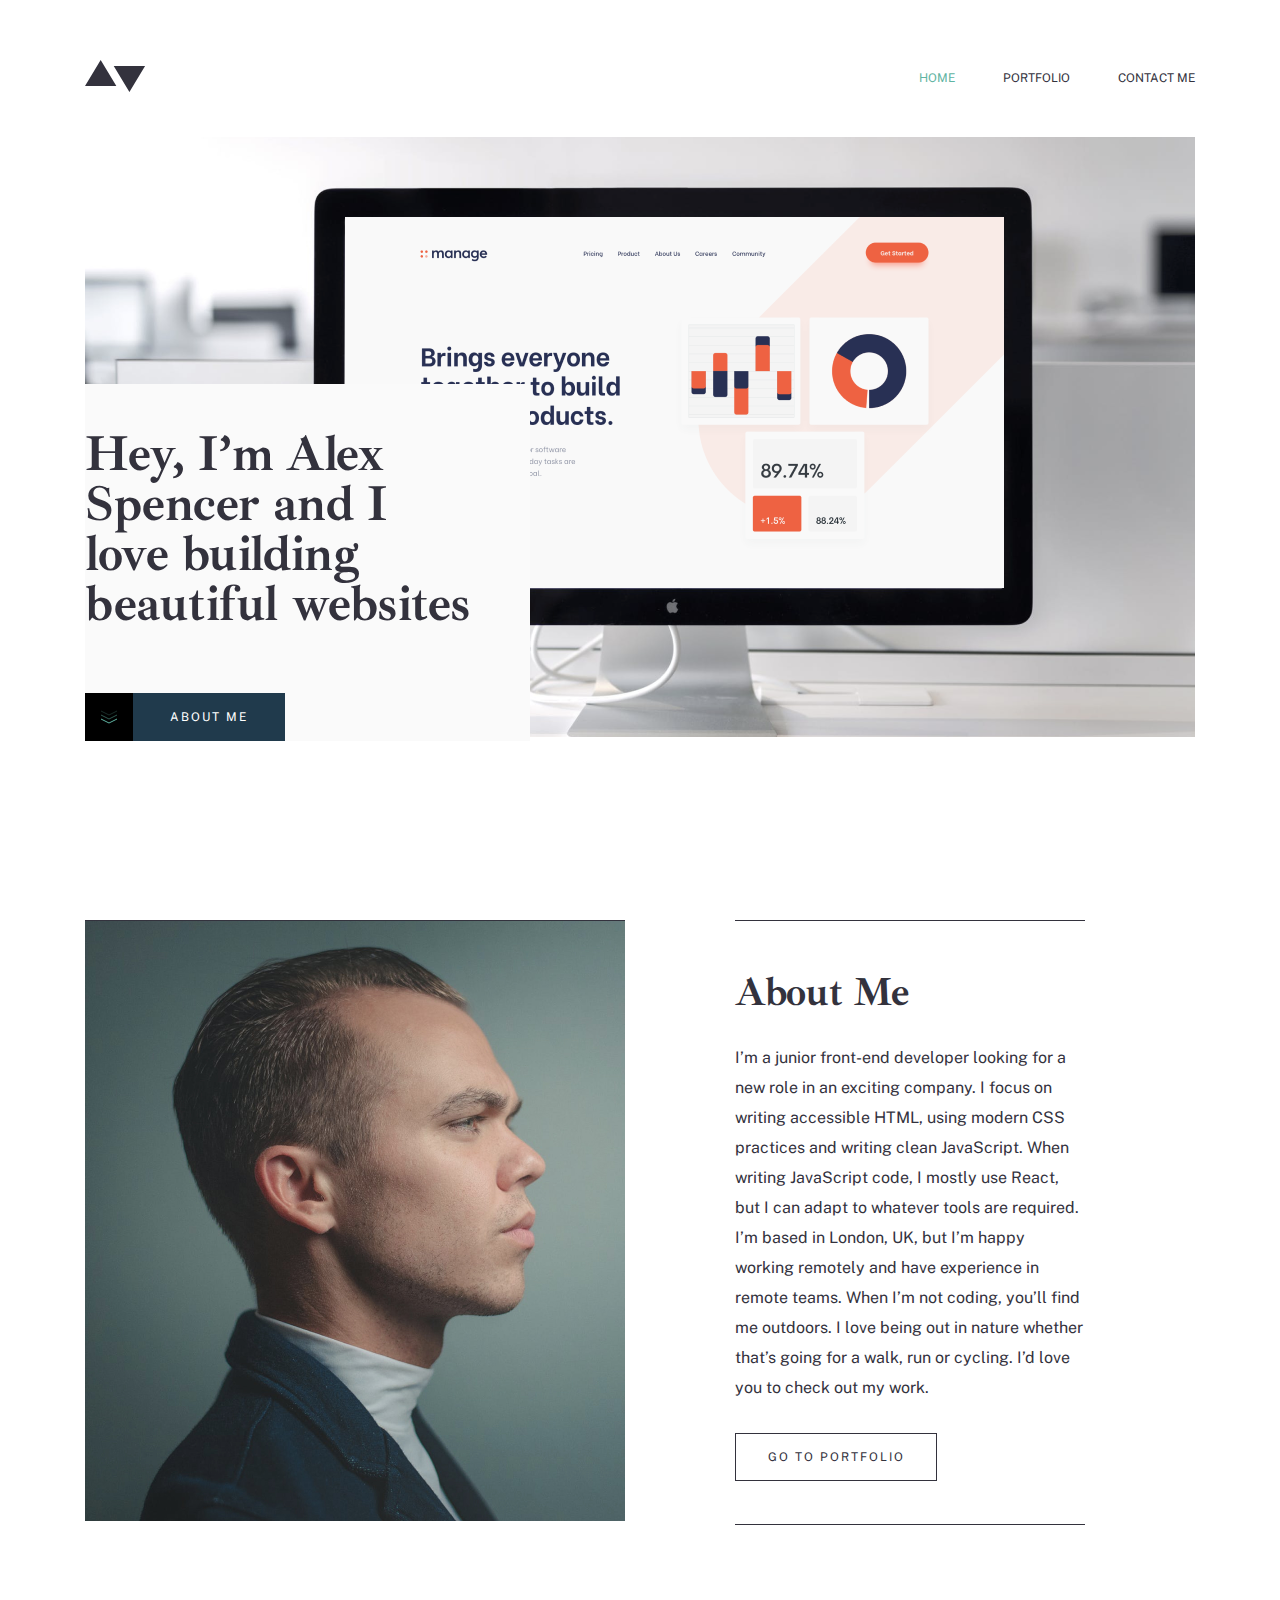
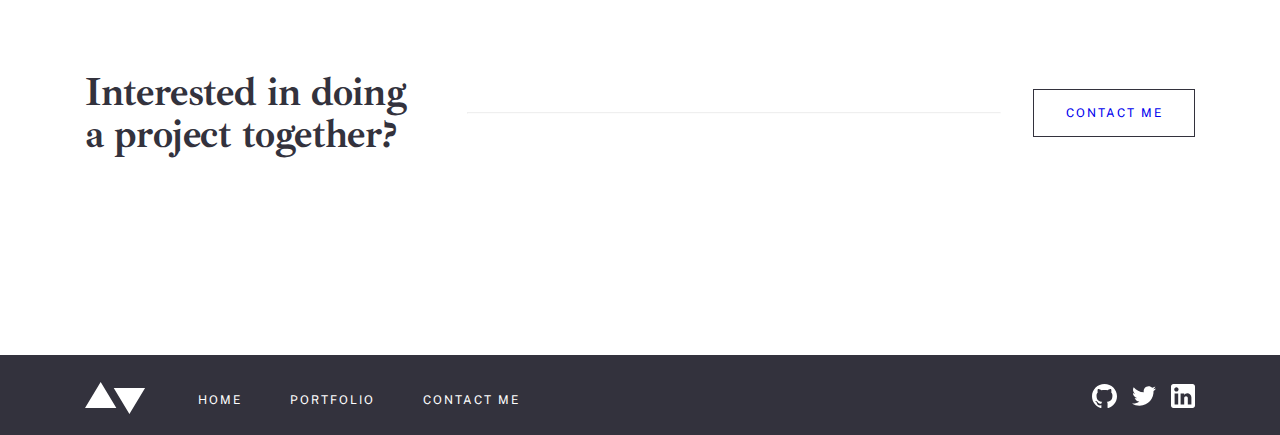
<file: minimalist/index.html>
<!DOCTYPE html>
<html lang="en">

<head>
    <meta charset="UTF-8" />
    <meta content="width=device-width, initial-scale=1.0" name="viewport" />
    <title>Minimalist Portfolio</title>
    <link href="https://fonts.googleapis.com" rel="preconnect" />
    <link crossorigin href="https://fonts.gstatic.com" rel="preconnect" />
    <link href="https://fonts.googleapis.com/css2?family=Ibarra+Real+Nova:ital,wght@0,400..700;1,400..700&display=swap"
        rel="stylesheet" />

    <link href="https://fonts.googleapis.com" rel="preconnect" />
    <link crossorigin href="https://fonts.gstatic.com" rel="preconnect" />
    <link href="https://fonts.googleapis.com/css2?family=Public+Sans:ital,wght@0,100..900;1,100..900&display=swap"
        rel="stylesheet" />
    <link href="./styles/style.css" rel="stylesheet" />
</head>

<body>
    <header>
        <div class="container">
            <nav class="nav">
                <div class="logo">
                    <a href="#">
                        <img alt="Triangle" src="./assets/icons/navLogo.svg" />
                    </a>
                </div>

                <ul class="list">
                    <li class="list-item-active">
                        <a href="./index.html">HOME</a>
                    </li>
                    <li class="list-item">
                        <a href="./portfolio.html">PORTFOLIO</a>
                    </li>
                    <li class="list-item">
                        <a href="#">CONTACT ME</a>
                    </li>
                </ul>
            </nav>
        </div>
    </header>

    <main>
        <section class="first-section">
            <div class="container">
                <div class="first-section-wrapper">
                    <div class="first-section-wrapper-f-image">
                        <img alt src="./assets/images/Bitmap.png" />
                    </div>
                    <div class="first-section-wrapper-s-image">
                        <img alt src="./assets/images/Porto 1.png" />
                    </div>

                    <div class="first-section-wrapper-text">
                        Hey, I’m Alex Spencer and I love building beautiful websites
                    </div>

                    <div class="first-section-wrapper--text-separate-div">
                        <div class="first-section-wrapper--text-separate-div-first">
                            <img alt="Group" src="./assets/images/Group 3.svg" />
                        </div>

                        <div class="first-section-wrapper--text-separate-div-second">
                            <a href="#">ABOUT ME</a>
                        </div>
                    </div>
                </div>
            </div>
        </section>

        <section class="second-section">
            <div class="container">
                <div class="second-section-cards">
                    <div class="second-section-card-left">
                        <img alt="Group5" src="./assets/images/Group 5.jpg" />
                    </div>
                    <div class="second-section-card-right">
                        <div class="card-body">
                            <div class="card-title">About Me</div>
                            <div class="card-text">
                                I’m a junior front-end developer looking for a new role in an
                                exciting company. I focus on writing accessible HTML, using
                                modern CSS practices and writing clean JavaScript. When
                                writing JavaScript code, I mostly use React, but I can adapt
                                to whatever tools are required. I’m based in London, UK, but
                                I’m happy working remotely and have experience in remote
                                teams. When I’m not coding, you’ll find me outdoors. I love
                                being out in nature whether that’s going for a walk, run or
                                cycling. I’d love you to check out my work.
                            </div>
                            <div class="portfolio"><a href="#">GO TO PORTFOLIO</a></div>
                        </div>
                    </div>
                </div>
            </div>
        </section>

        <section class="third-section">
            <div class="container">
                <div class="contact-me-page">
                    <div class="contact-me-page-text">
                        Interested in doing a project together?
                    </div>

                    <hr>

                    <div class="contact-me-page-button">
                        <a href="#"> CONTACT ME</a>
                    </div>
                </div>
            </div>
        </section>
    </main>

    <footer>
        <div class="container">
            <div class="footer-wrapper">
                <div class="logo">
                    <a href="#">
                        <img alt="Triangle" src="./assets/icons/Combined Shape.svg" />
                    </a>
                </div>

                <ul class="footer-list">
                    <li class="footer-list-item">
                        <a href="#">HOME</a>
                    </li>
                    <li class="footer-list-item">
                        <a href="#">PORTFOLIO</a>
                    </li>
                    <li class="footer-list-item">
                        <a href="#">CONTACT ME</a>
                    </li>
                </ul>


                <div class="footer-icons">
                    <a href="#"><img src="./assets/icons/Path.svg" alt="github"></a>
                    <a href="#"><img src="./assets/icons/Path twitter.svg" alt="twitter"></a>
                    <a href="#"><img src="./assets/icons/LinkedIn.svg" alt="LinkedIn"></a>
                </div>
            </div>
        </div>
    </footer>
</body>

</html>
</file>
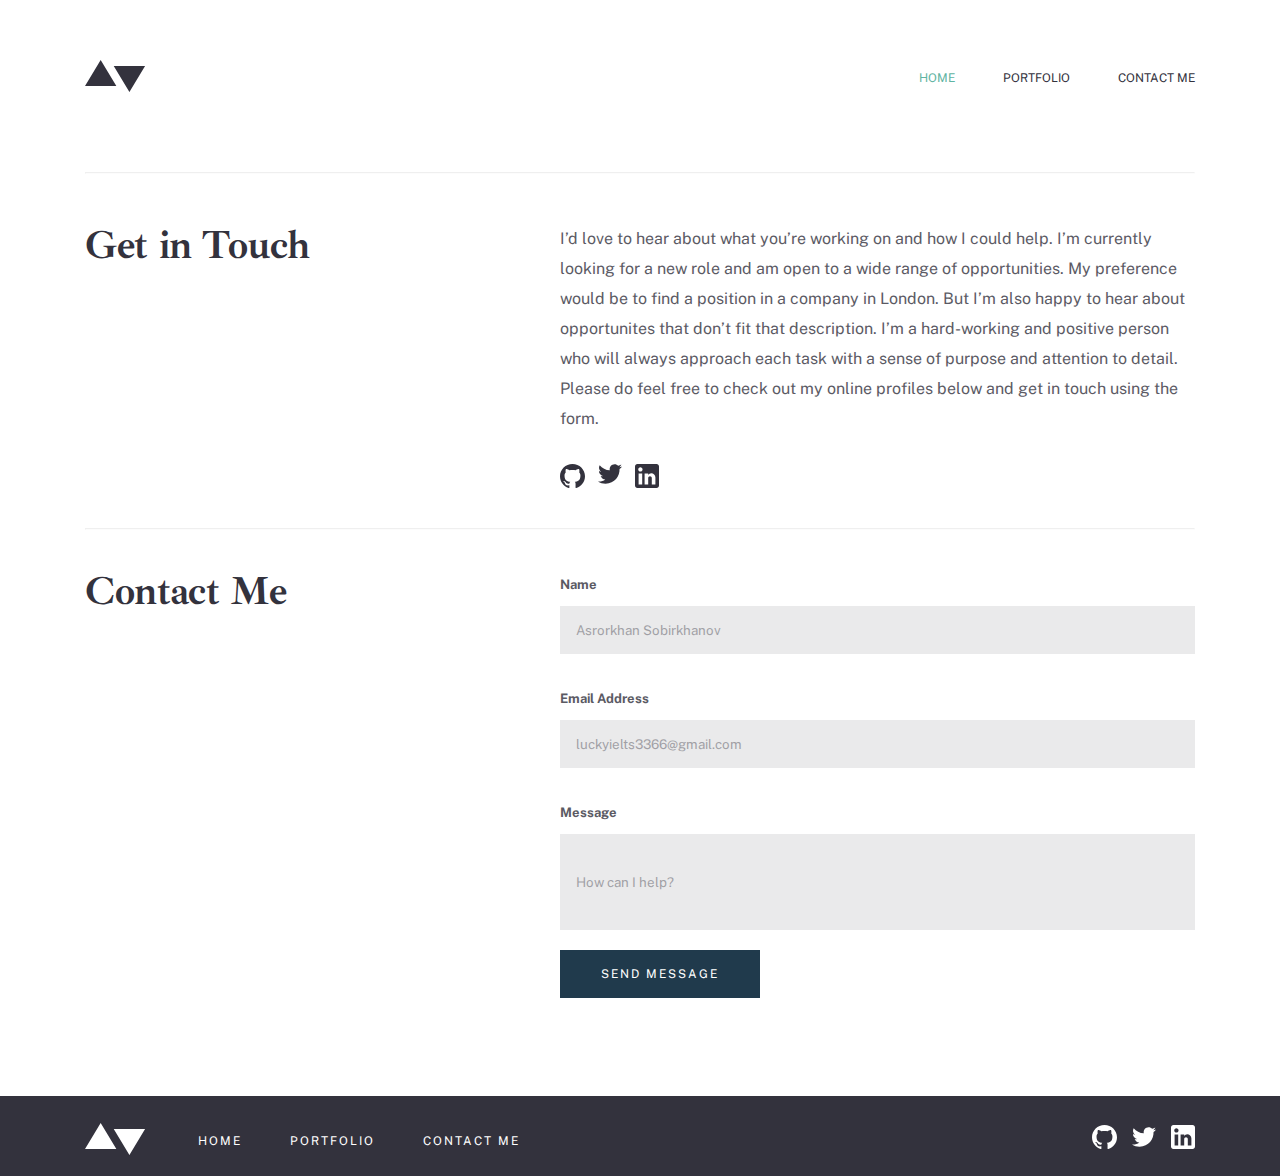
<file: minimalist/contact.html>
<!DOCTYPE html>
<html lang="en">

<head>
    <meta charset="UTF-8" />
    <meta content="width=device-width, initial-scale=1.0" name="viewport" />
    <title>Minimalist Portfolio</title>
    <link href="https://fonts.googleapis.com" rel="preconnect" />
    <link crossorigin href="https://fonts.gstatic.com" rel="preconnect" />
    <link href="https://fonts.googleapis.com/css2?family=Ibarra+Real+Nova:ital,wght@0,400..700;1,400..700&display=swap"
        rel="stylesheet" />

    <link href="https://fonts.googleapis.com" rel="preconnect" />
    <link crossorigin href="https://fonts.gstatic.com" rel="preconnect" />
    <link href="https://fonts.googleapis.com/css2?family=Public+Sans:ital,wght@0,100..900;1,100..900&display=swap"
        rel="stylesheet" />
    <link href="./styles/contact.css" rel="stylesheet" />
</head>

<body>
    <header>
        <div class="container">
            <nav class="nav">
                <div class="logo">
                    <a href="#">
                        <img alt="Triangle" src="./assets/icons/navLogo.svg" />
                    </a>
                </div>

                <ul class="list">
                    <li class="list-item-active">
                        <a href="./index.html">HOME</a>
                    </li>
                    <li class="list-item">
                        <a href="./portfolio.html">PORTFOLIO</a>
                    </li>
                    <li class="list-item">
                        <a href="#">CONTACT ME</a>
                    </li>
                </ul>
            </nav>
        </div>
    </header>

    <main>
        <section class="intro-section">
            <div class="container">
                <hr>
                <div class="get-in-touch">
                    <div class="title">
                        Get in Touch
                    </div>
                    <div class="both">
                        <div class="text">
                            I’d love to hear about what you’re working on and how I could help. I’m currently looking
                            for a
                            new role and am open to a wide range of opportunities. My preference would be to find a
                            position
                            in a company in London. But I’m also happy to hear about opportunites that don’t fit that
                            description. I’m a hard-working and positive person who will always approach each task with
                            a
                            sense of purpose and attention to detail. Please do feel free to check out my online
                            profiles
                            below and get in touch using the form.
                        </div>

                        <div class="icons">
                            <a href="#"><img src="./assets/icons/git 2.svg" alt="github"></a>
                            <a href="#"><img src="./assets/icons/twit 2.svg" alt="twitter"></a>
                            <a href="#"><img src="./assets/icons/linkedin 2.svg" alt="LinkedIn"></a>
                        </div>
                    </div>
                </div>

                <hr class="hr">
                <div class="contact-me">
                    <div class="title">
                        Contact Me
                    </div>
                    <div class="form">
                        <form action="/action_page.php" method="get" id="name">
                            <label for="Name"></label>
                            <p class="name">Name</p>
                            <input type="text" placeholder="Asrorkhan Sobirkhanov">
                        </form>

                        <form action="/action_page.php" method="get" id="email">
                            <label for="Email Address"></label>
                            <p class="email address">Email Address</p>
                            <input type="email" placeholder="luckyielts3366@gmail.com">
                        </form>

                        <form action="/action_page.php" method="get" id="message">
                            <label for="Name"></label>
                            <p class="message">Message</p>
                            <input type="message" placeholder="How can I help?">
                        </form>

                        <a href="#"><button>
                            SEND MESSAGE
                        </button></a>
                    </div>
                </div>
            </div>
        </section>
    </main>


    <footer>
        <div class="container">
            <div class="footer-wrapper">
                <div class="logo">
                    <a href="#">
                        <img alt="Triangle" src="./assets/icons/Combined Shape.svg" />
                    </a>
                </div>

                <ul class="footer-list">
                    <li class="footer-list-item">
                        <a href="#">HOME</a>
                    </li>
                    <li class="footer-list-item">
                        <a href="#">PORTFOLIO</a>
                    </li>
                    <li class="footer-list-item">
                        <a href="#">CONTACT ME</a>
                    </li>
                </ul>


                <div class="footer-icons">
                    <a href="#"><img src="./assets/icons/Path.svg" alt="github"></a>
                    <a href="#"><img src="./assets/icons/Path twitter.svg" alt="twitter"></a>
                    <a href="#"><img src="./assets/icons/LinkedIn.svg" alt="LinkedIn"></a>
                </div>
            </div>
        </div>
    </footer>
</file>
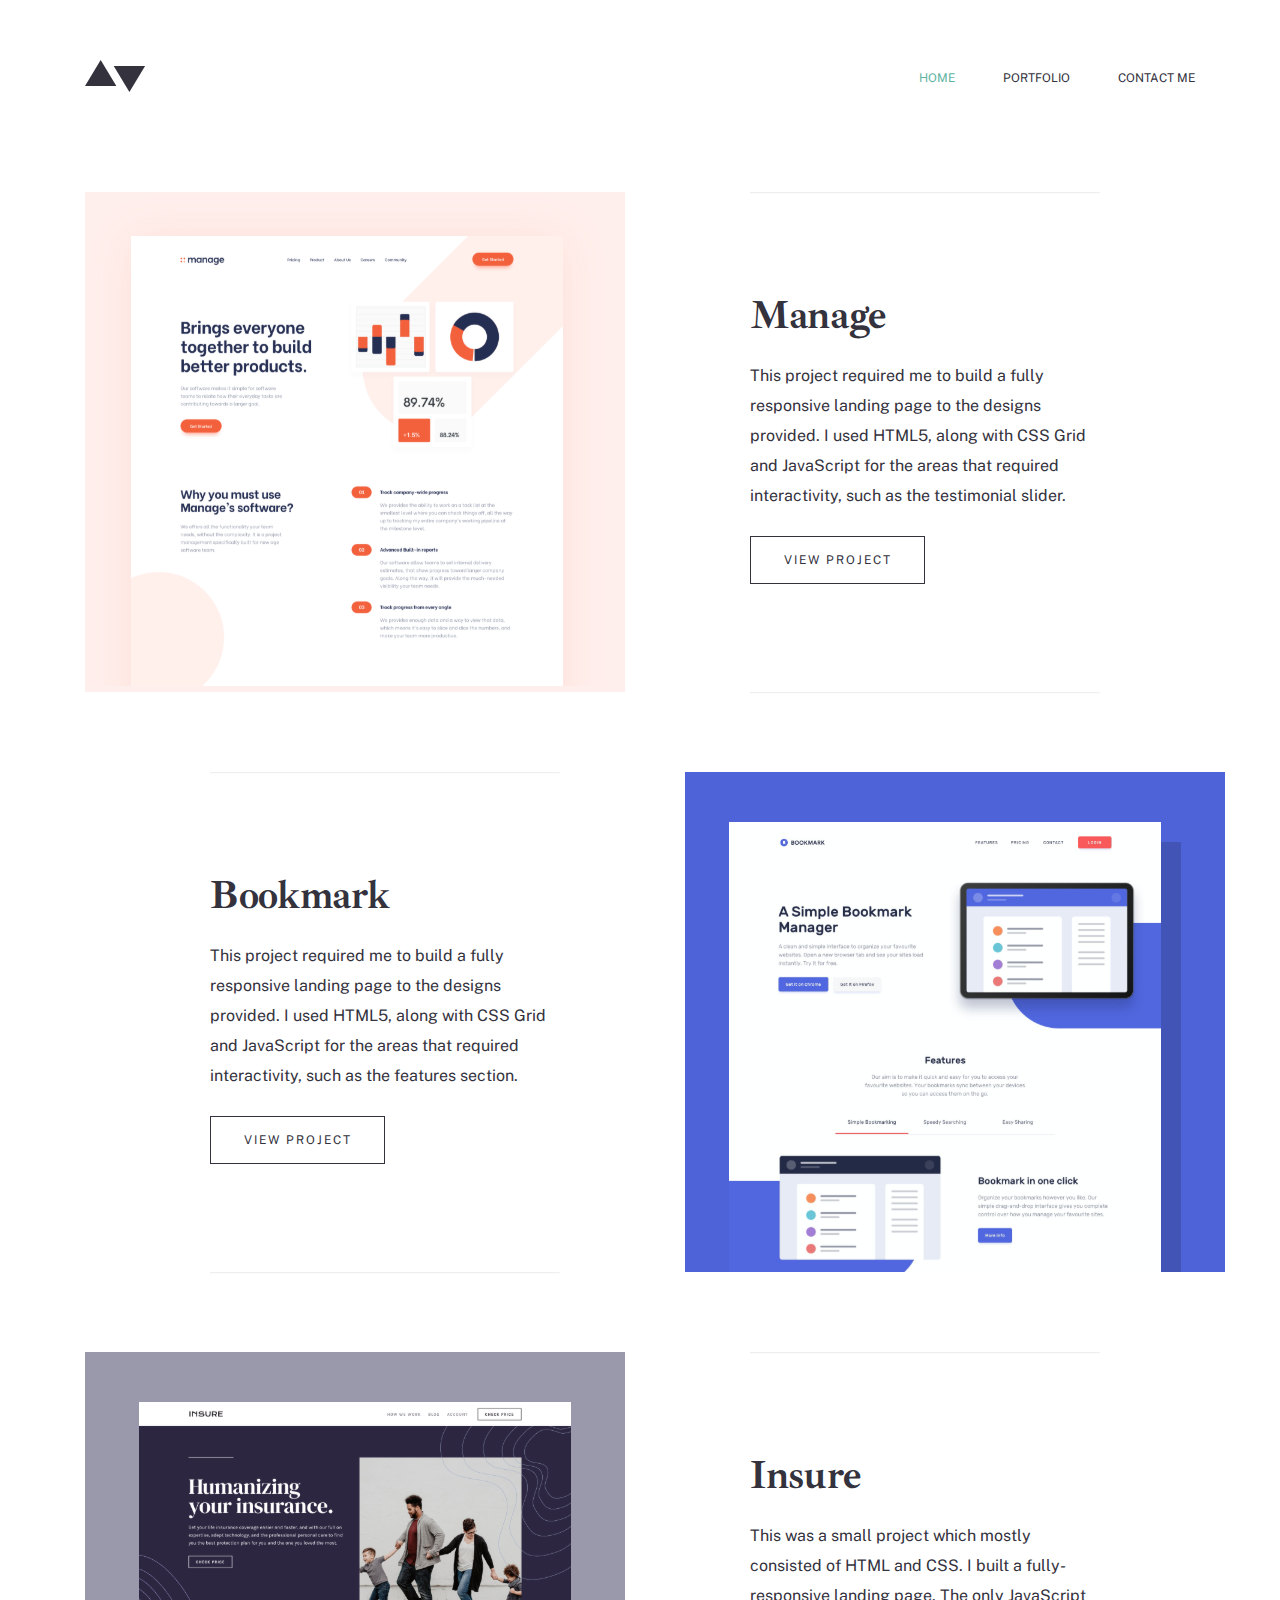
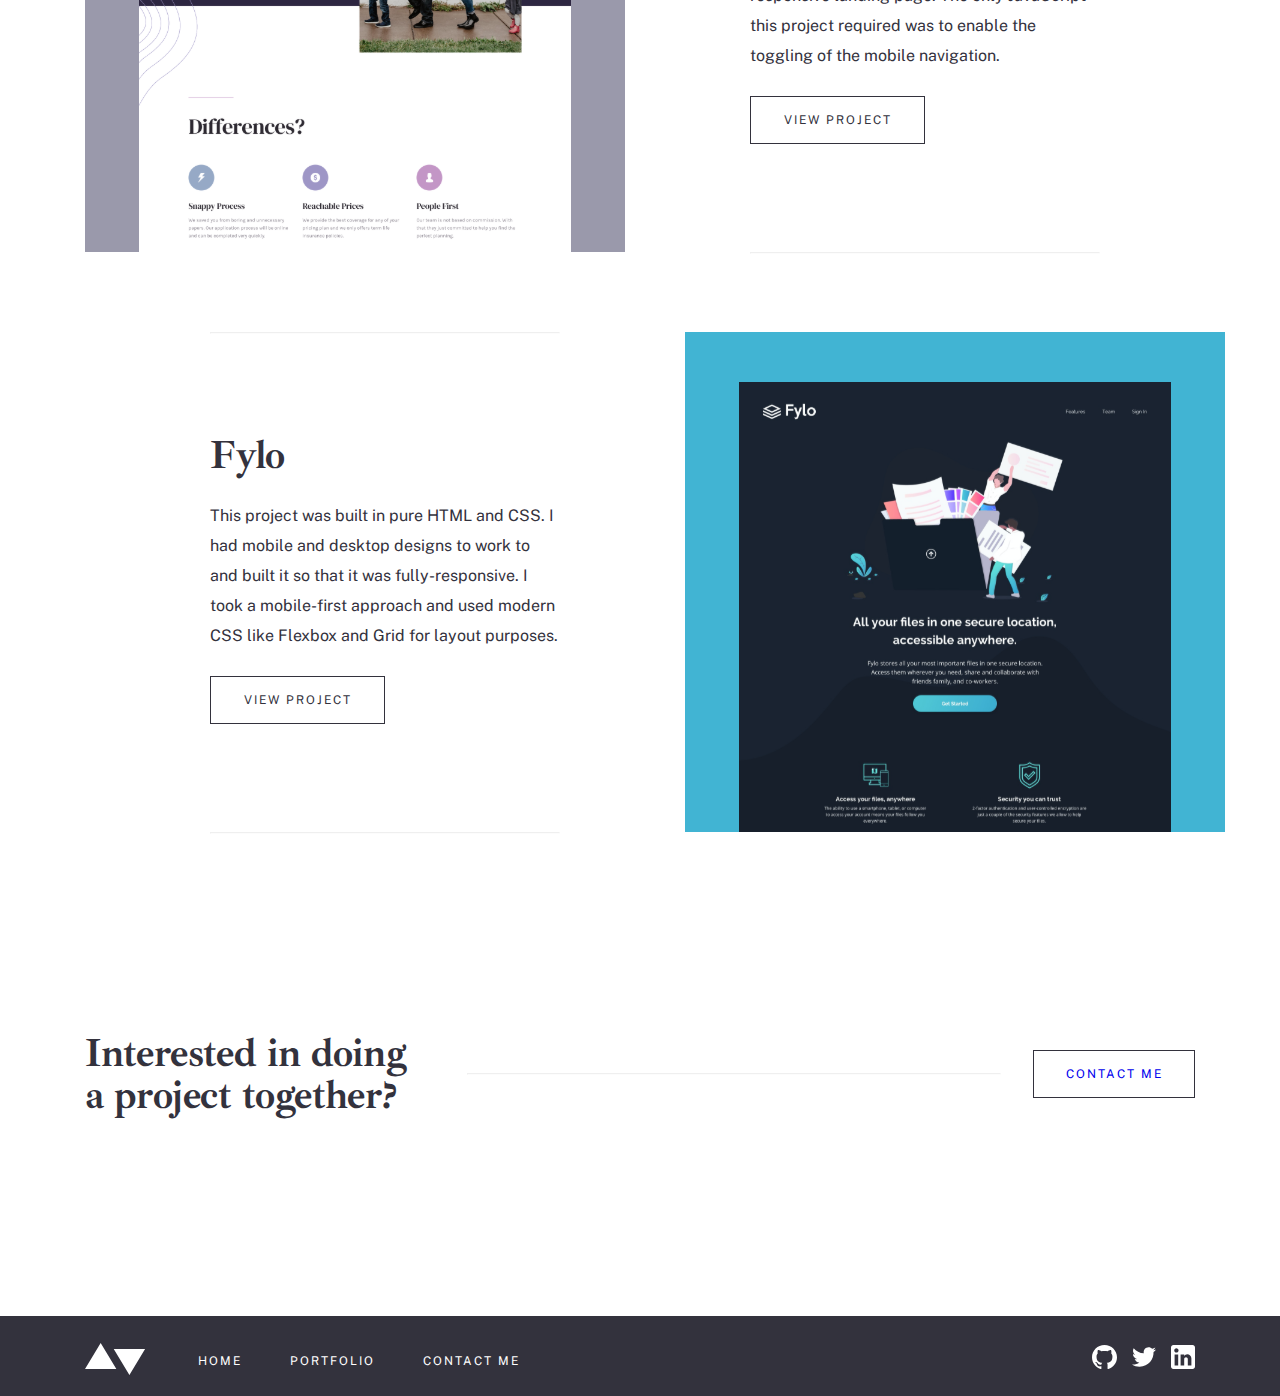
<file: minimalist/portfolio.html>
<!DOCTYPE html>
<html lang="en">

<head>
    <meta charset="UTF-8" />
    <meta content="width=device-width, initial-scale=1.0" name="viewport" />
    <title>Minimalist Portfolio</title>
    <link href="https://fonts.googleapis.com" rel="preconnect" />
    <link crossorigin href="https://fonts.gstatic.com" rel="preconnect" />
    <link href="https://fonts.googleapis.com/css2?family=Ibarra+Real+Nova:ital,wght@0,400..700;1,400..700&display=swap"
        rel="stylesheet" />

    <link href="https://fonts.googleapis.com" rel="preconnect" />
    <link crossorigin href="https://fonts.gstatic.com" rel="preconnect" />
    <link href="https://fonts.googleapis.com/css2?family=Public+Sans:ital,wght@0,100..900;1,100..900&display=swap"
        rel="stylesheet" />
    <link href="./styles/portfolio.css" rel="stylesheet" />
</head>

<body>
    <header>
        <div class="container">
            <nav class="nav">
                <div class="logo">
                    <a href="#">
                        <img alt="Triangle" src="./assets/icons/navLogo.svg" />
                    </a>
                </div>

                <ul class="list">
                    <li class="list-item-active">
                        <a href="./index.html" target="_blank">HOME</a>
                    </li>
                    <li class="list-item">
                        <a href="#">PORTFOLIO</a>
                    </li>
                    <li class="list-item">
                        <a href="./contact.html">CONTACT ME</a>
                    </li>
                </ul>
            </nav>
        </div>
    </header>

    <main>

        <section class="first-section">
            <div class="container">
                <div class="first-section-wrapper">
                    <div class="first-section-wrapper-left">
                        <img src="./assets/images/Porto 222.svg" alt="photo">
                    </div>
                    <div class="first-section-wrapper-right">
                        <hr class="class-hr">
                        <div class="title">
                            Manage
                        </div>
                        <div class="text">
                            This project required me to build a fully responsive landing page to the designs provided. I
                            used HTML5, along with CSS Grid and JavaScript for the areas that required interactivity,
                            such as the testimonial slider.
                        </div>
                       <a href="#"><button>VIEW PROJECT</button></a>
                       <hr class="hr">
                    </div>
                    
                </div>
            </div>
        </section>

        <section class="second-section">
            <div class="container">
                <div class="second-section-wrapper">
                   
                    <div class="second-section-wrapper-right">
                        <hr class="class-hr">
                        <div class="title">
                            Bookmark
                        </div>
                        <div class="text">
                            This project required me to build a fully responsive landing page to the designs provided. I
                            used HTML5, along with CSS Grid and JavaScript for the areas that required interactivity,
                            such as the features section.
                        </div>
                        <a href="#"><button>VIEW PROJECT</button></a>
                        <hr class="hr">
                    </div>

                    <div class="second-section-wrapper-left">
                        <img src="./assets/images/Porto 212.svg" alt="photo">
                    </div>
                </div>
            </div>
        </section>


        <section class="third-section">
            <div class="container">
                <div class="third-section-wrapper">
                    <div class="third-section-wrapper-left">
                        <img src="./assets/images/Porto 333.svg" alt="photo">
                    </div>
                    <div class="third-section-wrapper-right">
                        <hr class="class-hr">
                        <div class="title">
                            Insure
                        </div>
                        <div class="text">
                            This was a small project which mostly consisted of HTML and CSS. I built a fully-responsive
                            landing page. The only JavaScript this project required was to enable the toggling of the
                            mobile navigation.
                        </div>
                        <a href="#"><button>VIEW PROJECT</button></a>
                        <hr class="hr">
                    </div>
                </div>
            </div>
        </section>


        <section class="fourth-section">
            <div class="container">
                <div class="fourth-section-wrapper">
                   
                    <div class="fourth-section-wrapper-right">
                        <hr class="class-hr">
                        <div class="title">
                            Fylo
                        </div>
                        <div class="text">
                            This project was built in pure HTML and CSS. I had mobile and desktop designs to work to and
                            built it so that it was fully-responsive. I took a mobile-first approach and used modern CSS
                            like Flexbox and Grid for layout purposes.
                        </div>
                        <a href="#"><button>VIEW PROJECT</button></a>
                        <hr class="hr">
                    </div>

                    <div class="fourth-section-wrapper-left">
                        <img src="./assets/images/Porto 444.svg" alt="photo">
                    </div>
                </div>
            </div>
        </section>




        <section class="fifth-section">
            <div class="container">
                <div class="contact-me-page">
                    <div class="contact-me-page-text">
                        Interested in doing a project together?
                    </div>

                    <hr>

                    <div class="contact-me-page-button">
                        <a href="#"> CONTACT ME</a>
                    </div>
                </div>
            </div>
        </section>
    </main>

    <footer>
        <div class="container">
            <div class="footer-wrapper">
                <div class="logo">
                    <a href="#">
                        <img alt="Triangle" src="./assets/icons/Combined Shape.svg" />
                    </a>
                </div>

                <ul class="footer-list">
                    <li class="footer-list-item">
                        <a href="#">HOME</a>
                    </li>
                    <li class="footer-list-item">
                        <a href="#">PORTFOLIO</a>
                    </li>
                    <li class="footer-list-item">
                        <a href="#">CONTACT ME</a>
                    </li>
                </ul>


                <div class="footer-icons">
                    <a href="#"><img src="./assets/icons/Path.svg" alt="github"></a>
                    <a href="#"><img src="./assets/icons/Path twitter.svg" alt="twitter"></a>
                    <a href="#"><img src="./assets/icons/LinkedIn.svg" alt="LinkedIn"></a>
                </div>
            </div>
        </div>
    </footer>
</body>

</html>
</file>
<file: minimalist/styles/style.css>
* {
    margin: 0;
    padding: 0;
    box-sizing: border-box;
    font-family: "Ibarra Real Nova", serif;
    font-family: "Public Sans", sans-serif;
    text-decoration: none;
    list-style-type: none;
}

.container {
    margin: 0px auto;
    padding: 0px 20px;
    max-width: 1150px;
}

/* -----------------HEADER START----------------- */

header {
    width: 100%;
    height: 32px;
    margin-top: 60px;
}


nav {
    display: flex;
    align-items: center;
    justify-content: space-between;
}

.logo {
    width: 60px;
    height: 32px;
}

ul {
    display: flex;
    column-gap: 3rem;
}

.list-item-active a {
    color: #5FB4A2;
    font-weight: 400;
    font-size: 12px;
    line-height: 14px;

}

.list-item a {
    color: #33323D;
    font-weight: 400;
    font-size: 12px;
    line-height: 14px;
}

/* ----------------------HEADER END---------------------- */

/* ----------------------------SECTION FIRST START-------------------------------- */

.first-section {
    margin-top: 45px;
}

.first-section-wrapper {
    position: relative;
}

.first-section-wrapper-s-image {
    position: absolute;
    z-index: 44;
    top: 80px;
    left: 260px;
}

.first-section-wrapper-text {
    background-color: #FAFAFA;
    width: 445px;
    height: 357px;
    color: #33323D;
    font-weight: 700;
    font-size: 50px;
    line-height: 50px;
    letter-spacing: -0.45px;
    font-family: "Ibarra Real Nova", serif;
    padding: 45px 50px 0px 0px;
    position: absolute;
    z-index: 111;
    left: 0;
    bottom: 0;
}

.first-section-wrapper--text-separate-div {
    display: flex;
    width: 200px;
    height: 48px;
    position: absolute;
    z-index: 200;
    left: 0;
    bottom: 0;
}

.first-section-wrapper--text-separate-div-first {
    background-color: #000000;
    display: flex;
    justify-content: center;
    align-items: center;
    width: 48px;
    height: 48px;
}

.first-section-wrapper--text-separate-div-second a {
    background-color: #203A4C;
    color: #fff;
    font-family: "Public Sans", sans-serif;
    font-weight: 400;
    font-size: 12px;
    line-height: 14px;
    height: 48px;
    width: 152px;
    display: flex;
    align-items: center;
    justify-content: center;
    letter-spacing: 2px;
}


/* ----------------------------SECTION FIRST END-------------------------------- */



/* ----------------------------SECTION SECOND START-------------------------------- */

.second-section {
    margin-top: 130px;
    height: 600px;
}


.second-section-cards {
    display: flex;
    gap: 110px;
    padding: 49px 0px;
}

.second-section-card-left {
    border-top: #33323D solid 1px;
}

.second-section-card-left img {
    width: 540px;
}

.second-section-card-right {
    width: 350px;
    border-top: #33323D solid 1px;
    border-bottom: #33323D solid 1px;
   
}

.card-body {
    margin-top: 50px;
}

.card-title {
    color: #33323D;
    font-weight: 700;
    font-size: 40px;
    line-height: 42px;
    letter-spacing: -0.36px;
    font-family: "Ibarra Real Nova", serif;
    margin-bottom: 30px;
}

.card-text {
    /* padding: 49px 0px; */
    color: #33323D;
    font-family: "Public Sans", sans-serif;
    font-weight: 400;
    font-size: 1rem;
    line-height: 30px;
}

.portfolio a {
    border: 1px #33323D solid;
    width: 202px;
    height: 48px;
    display: flex;
    align-items: center;
    justify-content: center;
    color: #33323D;
    font-weight: 400;
    font-size: 12px;
    letter-spacing: 2px;
    line-height: 14px;
    margin: 30px 0px;
    font-family: "Public Sans", sans-serif;
}


/* ----------------------------SECTION SECOND END-------------------------------- */

/* ----------------------------SECTION THREE START-------------------------------- */


.third-section{
    margin-top: 200px;
}

.contact-me-page{
    display: flex;
    justify-content: space-between;
    align-items: center;
}

.contact-me-page-text{
    color: #33323D;
    font-weight: 700;
    font-size: 40px;
    line-height: 42px;
    letter-spacing: -0.36px;
    font-family: "Ibarra Real Nova", serif;
    width: 350px;
}

.contact-me-page-button{
    border:#33323D 1px solid;
    width: 162px;
    height: 48px;
    display: flex;
    align-items: center;
    justify-content: center;
    font-weight: 400;
    font-size: 12px;
    line-height: 14px;
    font-family: "Public Sans", sans-serif;
    letter-spacing: 2px;
}


hr{
    width: 534px;
    color: #33323D;
    opacity: 15%;
}


/* ----------------------------SECTION THREE END-------------------------------- */



/*----------------------------------------FOOTER START--------------------------------------------- */

footer{
    margin-top: 200px;
    background-color: #33323D;
    width: 100%;
    height: 80px;
   
}

.footer-wrapper{
    display: flex;
    padding-top: 27px;
    justify-content: space-between;
    align-items: center;
    
}

.footer-list{
    margin-right: 520px;
}

.footer-list-item a{
    color: #fff;
    font-weight: 400;
    font-size: 12px;
    line-height: 14px;
    font-family: "Public Sans", sans-serif;
    letter-spacing: 2px;
}

.footer-icons{
    display: flex;
    gap: 15px;
    align-items: center;
}




/*----------------------------------------FOOTER END--------------------------------------------- */
</file>
<file: minimalist/styles/contact.css>
* {
    margin: 0;
    padding: 0;
    box-sizing: border-box;
    font-family: "Ibarra Real Nova", serif;
    font-family: "Public Sans", sans-serif;
    text-decoration: none;
    list-style-type: none;
    
}

.container {
    margin: 0px auto;
    padding: 0px 20px;
    max-width: 1150px;
}

/* -----------------HEADER START----------------- */

header {
    width: 100%;
    height: 32px;
    margin-top: 60px;

}


nav {
    display: flex;
    align-items: center;
    justify-content: space-between;



}

.logo {
    width: 60px;
    height: 32px;
}

ul {
    display: flex;
    column-gap: 3rem;
}

.list-item-active a {
    color: #5FB4A2;
    font-weight: 400;
    font-size: 12px;
    line-height: 14px;

}

.list-item a {
    color: #33323D;
    font-weight: 400;
    font-size: 12px;
    line-height: 14px;
}

/* ----------------------HEADER END---------------------- */


/* ---------------------------SECTION FIRST START---------------------- */

.intro-section {
    margin-top: 80px;
}

.get-in-touch {
    display: flex;
    gap: 125px;
    margin-top: 50px;
}

.title {
    width: 350px;
    height: 42px;
    color: #33323D;
    font-weight: 700;
    font-family: "Ibarra Real Nova", serif;
    font-size: 40px;
    line-height: 42px;
    letter-spacing: -0.36px;
}

.text {
    width: 635px;
    height: 210px;
    color: #33323D;
    opacity: 80%;
    font-weight: 400;
    font-size: 1rem;
    line-height: 30px;
    font-family: "Public Sans", sans-serif;
}

.icons {
    display: flex;
    height: 24px;
    width: 104px;
    gap: 13px;
    margin-top: 30px;
}

.contact-me {

    display: flex;
    justify-content: space-between;
    margin-top: 40px;
}

.form {
    width: 635px;
    height: 426px;
}

input {
    width: 635px;
    height: 48px;
    background-color: #eaeaeb;
    margin-top: 6px;
    border: none;
}

form ::placeholder {
    color: #33323D;
    opacity: 40%;
    padding-left: 16px;
  
    
}

form>p {
    font-family: "Public Sans", sans-serif;
    font-weight: 700;
    font-size: 13px;
    line-height: 30px;
    color: #33323D;
    opacity: 80%;
}

hr {
    width: 100%;
    height: 1px;
    opacity: 15%;
    color: #33323D;
}

.hr {
    width: 100%;
    height: 1px;
    opacity: 15%;
    color: #33323D;
    margin-top: 40px;
}


#message input{
    height: 96px;
    
}

#message{
    margin-top: 30px;
}

#email{
    margin-top: 30px;
}

button{
    width: 200px;
    height: 3rem;
    background-color: #203A4C;
    color: #fff;
    font-family: "Public Sans", sans-serif;
    font-weight: 400;
    font-size: 12px;
    letter-spacing: 2px;
    line-height: 14px;
    border: none;
    margin-top: 20px;
}

button:hover{
    color: #203A4C;
    background-color: #eaeaeb;
    transition: all 0.5s;
}

/*----------------------------------------FOOTER START--------------------------------------------- */

footer {
    margin-top: 100px;
    background-color: #33323D;
    width: 100%;
    height: 80px;

}

.footer-wrapper {
    display: flex;
    padding-top: 27px;
    justify-content: space-between;
    align-items: center;

}

.footer-list {
    margin-right: 520px;
}

.footer-list-item a {
    color: #fff;
    font-weight: 400;
    font-size: 12px;
    line-height: 14px;
    font-family: "Public Sans", sans-serif;
    letter-spacing: 2px;
}

.footer-icons {
    display: flex;
    gap: 15px;
    align-items: center;
}




/*----------------------------------------FOOTER END--------------------------------------------- */
</file>
<file: minimalist/styles/portfolio.css>
* {
    margin: 0;
    padding: 0;
    box-sizing: border-box;
    font-family: "Ibarra Real Nova", serif;
    font-family: "Public Sans", sans-serif;
    text-decoration: none;
    list-style-type: none;
}

.container {
    margin: 0px auto;
    padding: 0px 20px;
    max-width: 1150px;
}

/* -----------------HEADER START----------------- */

header {
    width: 100%;
    height: 32px;
    margin-top: 60px;
}


nav {
    display: flex;
    align-items: center;
    justify-content: space-between;
}

.logo {
    width: 60px;
    height: 32px;
}

ul {
    display: flex;
    column-gap: 3rem;
}

.list-item-active a {
    color: #5FB4A2;
    font-weight: 400;
    font-size: 12px;
    line-height: 14px;

}

.list-item a {
    color: #33323D;
    font-weight: 400;
    font-size: 12px;
    line-height: 14px;
}

/* ----------------------HEADER END---------------------- */


/* -----------------------SECTION FIRST START---------------------------- */

.first-section{
    margin-top: 100px;
}

.first-section-wrapper{
    display: flex;
    gap: 125px;
}


.first-section-wrapper-left{
    background-color: #FFEFEC;
    width: 540px;
    height: 500px;
}

.first-section-wrapper-right{
    width: 350px;
    height: 500px;
}

.title{
    color: #33323D;
    font-family: "Ibarra Real Nova", serif;
    font-weight: 700;
    font-size: 40px;
    line-height: 42px;
    letter-spacing: -0.36px;
    margin-top: 100px;
}

.text{
    color: #33323D;
    font-family: "Public Sans", sans-serif;
    font-weight: 400;
    font-size: 1rem;
    line-height: 30px;
    margin-top: 25px;
}

button{
    color: #33323D;
    border: #33323D 1px solid;
    font-family: "Public Sans", sans-serif;
    font-weight: 400;
    font-size: 12px;
    line-height: 14px;
    letter-spacing: 2px;
    width: 175px;
    height: 48px;
    background-color: #fff;
    margin-top: 25px;
}

button:hover{
    background-color: #33323D;
    color: #fff;
    transition: all 0.5s;
    cursor: pointer;
}

.hr{
    width: 350px;
    float: right;
    margin-top: 108px;
    height: 1px;
    color: #33323D;
    opacity: 15%;
}

.class-hr{
    width: 350px;
    height: 1px;
    color: #33323D;
    opacity: 15%;
}



/* -----------------------SECTION FIRST END---------------------------- */


/* -----------------------SECTION SECOND START---------------------------- */

.second-section{
    margin-top: 80px;
    margin-left: 190px;
}

.second-section-wrapper{
    display: flex;
    gap: 125px;
}

.second-section-wrapper-left{
    background-color: #4F63D8;
    width: 540px;
    height: 500px;
    display: flex;
    align-items: center;
    justify-content: center;
}

.second-section-wrapper-left img{
    margin-top: 50px;
}

.second-section-wrapper-right{
    width: 350px;
    height: 500px;
    
}



/* -----------------------SECTION SECOND END---------------------------- */




/* -----------------------SECTION THIRD START---------------------------- */

.third-section{
    margin-top: 80px;
}

.third-section-wrapper{
    display: flex;
    gap: 125px;
}

.third-section-wrapper-left{
    background-color:#9A99AB;
    width: 540px;
    height: 500px;
    display: flex;
    align-items: center;
    justify-content: center;
}

.third-section-wrapper-left img{
    margin-top: 50px;
}

.third-section-wrapper-right{
    width: 350px;
    height: 500px;
}



/* -----------------------SECTION THIRD END---------------------------- */




/* -----------------------SECTION FOURTH START---------------------------- */

.fourth-section{
    margin-top: 80px;
    margin-left: 190px;
}

.fourth-section-wrapper{
    display: flex;
    gap: 125px;
}

.fourth-section-wrapper-left{
    background-color:#41B4D3;
    width: 540px;
    height: 500px;
    display: flex;
    align-items: center;
    justify-content: center;
}

.fourth-section-wrapper-left img{
    margin-top: 50px;
   
}

.fourth-section-wrapper-right{
    width: 350px;
    height: 500px;
}


/* -----------------------SECTION FOURTH END---------------------------- */

/* ----------------------------SECTION FIVE START-------------------------------- */


.fifth-section{
    margin-top: 200px;
}

.contact-me-page{
    display: flex;
    justify-content: space-between;
    align-items: center;
}

.contact-me-page-text{
    color: #33323D;
    font-weight: 700;
    font-size: 40px;
    line-height: 42px;
    letter-spacing: -0.36px;
    font-family: "Ibarra Real Nova", serif;
    width: 350px;
}

.contact-me-page-button{
    border:#33323D 1px solid;
    width: 162px;
    height: 48px;
    display: flex;
    align-items: center;
    justify-content: center;
    font-weight: 400;
    font-size: 12px;
    line-height: 14px;
    font-family: "Public Sans", sans-serif;
    letter-spacing: 2px;
}


hr{
    width: 534px;
    color: #33323D;
    opacity: 15%;
}


/* ----------------------------SECTION FIVE END-------------------------------- */

/*----------------------------------------FOOTER START--------------------------------------------- */

footer{
    margin-top: 200px;
    background-color: #33323D;
    width: 100%;
    height: 80px;
   
}

.footer-wrapper{
    display: flex;
    padding-top: 27px;
    justify-content: space-between;
    align-items: center;
    
}

.footer-list{
    margin-right: 520px;
}

.footer-list-item a{
    color: #fff;
    font-weight: 400;
    font-size: 12px;
    line-height: 14px;
    font-family: "Public Sans", sans-serif;
    letter-spacing: 2px;
}

.footer-icons{
    display: flex;
    gap: 15px;
    align-items: center;
}




/*----------------------------------------FOOTER END--------------------------------------------- */
</file>
